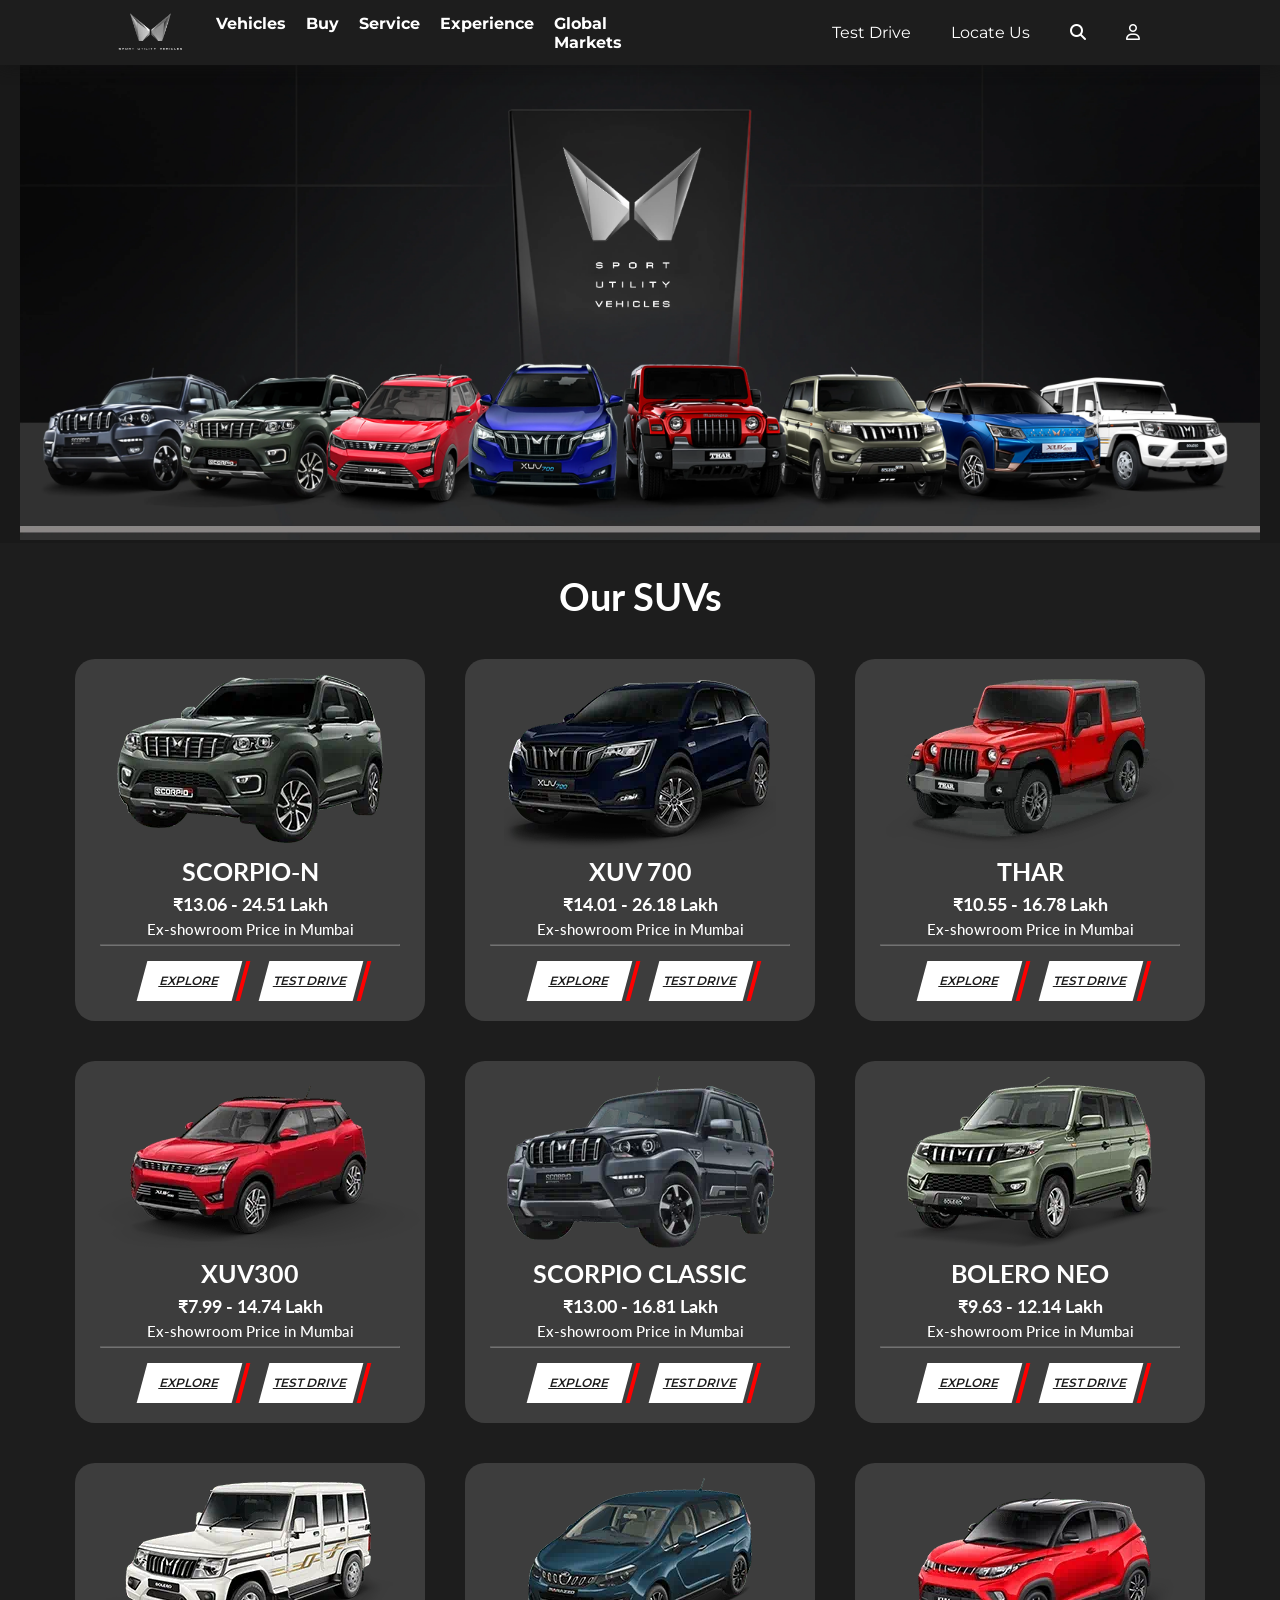
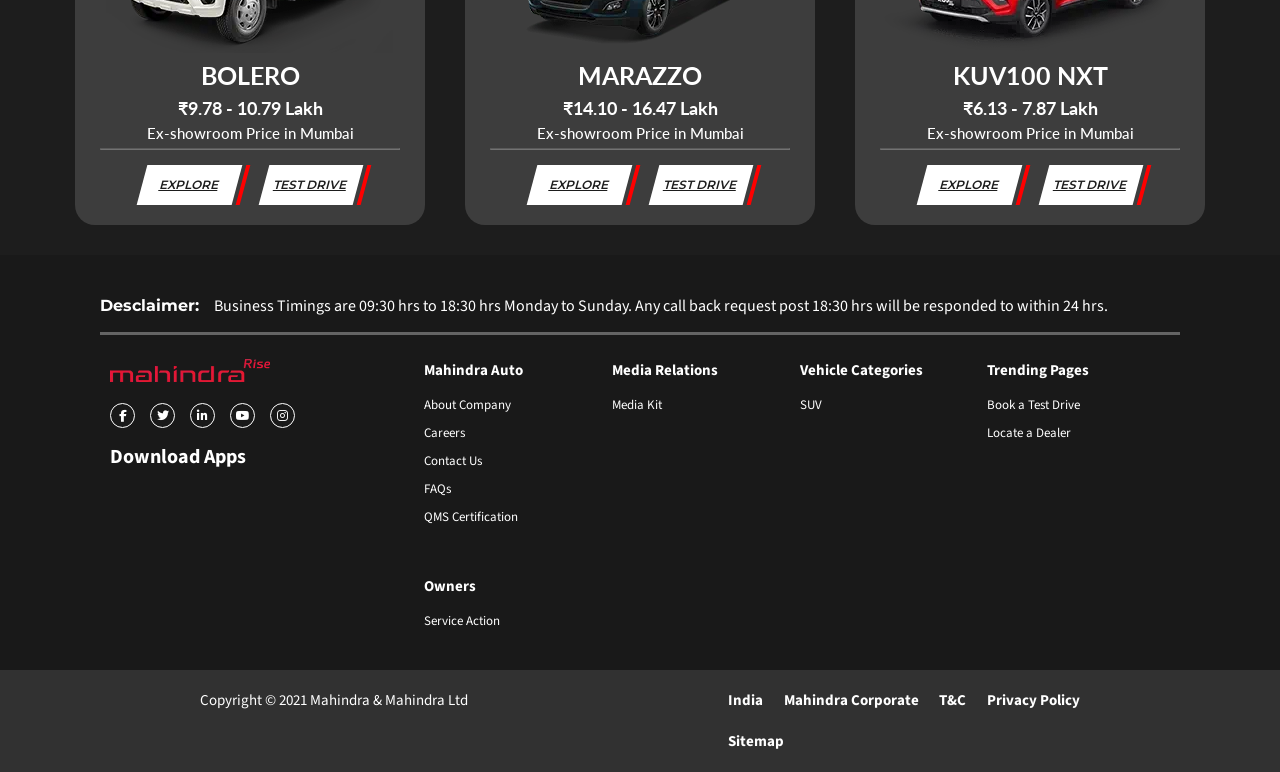
<file: index.html>
<!DOCTYPE html>
<html lang="en">
  <head>
    <meta charset="UTF-8" />
    <meta name="viewport" content="width=device-width, initial-scale=1.0" />
    <title>Mahindra</title>
    <link rel="stylesheet" href="style.css" />
    <link rel="stylesheet" href="https://cdnjs.cloudflare.com/ajax/libs/font-awesome/6.4.2/css/all.min.css" integrity="sha512-z3gLpd7yknf1YoNbCzqRKc4qyor8gaKU1qmn+CShxbuBusANI9QpRohGBreCFkKxLhei6S9CQXFEbbKuqLg0DA==" crossorigin="anonymous" referrerpolicy="no-referrer" />
  </head>
  <body>
    <div class="container">
      <nav class="navbar">
        <div class="nav-right">
          <div class="logo"><img src="./imgs/suv-logo.webp" alt="" /></div>
          <ul class="rightnav-menu">
            <li><a href="">Vehicles</a></li>
            <li><a href="">Buy</a></li>
            <li><a href="">Service</a></li>
            <li><a href="">Experience</a></li>
            <li><a href="">Global Markets</a></li>
          </ul>
        </div>
        <div class="nav-left">
          <ul class="leftnav-menu">
            <li><a href="">Test Drive</a></li>
            <li><a href="">Locate Us</a></li>
            <li>
              <a href=""><i class="fa-solid fa-magnifying-glass"></i></a>
            </li>
            <li>
              <a href=""><i class="fa-regular fa-user"></i></a>
            </li>
          </ul>
        </div>
      </nav>
      <div class="showcase"><img src="./imgs/showcase.webp" alt=""></div>
      <div class="suv-model">
        <div class="model-head">
          <h2>Our SUVs</h2>
        </div>
        <div class="models">
          <div class="card">
            <img src="./imgs/suv1.webp" alt="" />
            <h3>SCORPIO-N</h3>
            <h4>₹13.06 - 24.51 Lakh</h4>
            <h5>Ex-showroom Price in Mumbai</h5>
            <hr />
            <div class="card-button">
              <div class="button-para">
                <p>EXPLORE</p>
                <p>TEST DRIVE</p>
              </div>
            </div>
          </div>
          <div class="card">
            <img src="./imgs/suv2.webp" alt="" />
            <h3>XUV 700</h3>
            <h4>₹14.01 - 26.18 Lakh</h4>
            <h5>Ex-showroom Price in Mumbai</h5>
            <hr />
            <div class="card-button">
              <div class="button-para">
                <p>EXPLORE</p>
                <p>TEST DRIVE</p>
              </div>
            </div>
          </div>
          <div class="card">
            <img src="./imgs/suv3.webp" alt="" />
            <h3>THAR</h3>
            <h4>₹10.55 - 16.78 Lakh</h4>
            <h5>Ex-showroom Price in Mumbai</h5>
            <hr />
            <div class="card-button">
              <div class="button-para">
                <p>EXPLORE</p>
                <p>TEST DRIVE</p>
              </div>
            </div>
          </div>
          <div class="card">
            <img src="./imgs/suv4.webp" alt="" />
            <h3>XUV300</h3>
            <h4>₹7.99 - 14.74 Lakh</h4>
            <h5>Ex-showroom Price in Mumbai</h5>
            <hr />
            <div class="card-button">
              <div class="button-para">
                <p>EXPLORE</p>
                <p>TEST DRIVE</p>
              </div>
            </div>
          </div>
          <div class="card">
            <img src="./imgs/suv5.webp" alt="" />
            <h3>SCORPIO CLASSIC</h3>
            <h4>₹13.00 - 16.81 Lakh</h4>
            <h5>Ex-showroom Price in Mumbai</h5>
            <hr />
            <div class="card-button">
              <div class="button-para">
                <p>EXPLORE</p>
                <p>TEST DRIVE</p>
              </div>
            </div>
          </div>
          <div class="card">
            <img src="./imgs/suv6.webp" alt="" />
            <h3>BOLERO NEO</h3>
            <h4>₹9.63 - 12.14 Lakh</h4>
            <h5>Ex-showroom Price in Mumbai</h5>
            <hr />
            <div class="card-button">
              <div class="button-para">
                <p>EXPLORE</p>
                <p>TEST DRIVE</p>
              </div>
            </div>
          </div>
          <div class="card">
            <img src="./imgs/suv7.webp" alt="" />
            <h3>BOLERO</h3>
            <h4>₹9.78 - 10.79 Lakh</h4>
            <h5>Ex-showroom Price in Mumbai</h5>
            <hr />
            <div class="card-button">
              <div class="button-para">
                <p>EXPLORE</p>
                <p>TEST DRIVE</p>
              </div>
            </div>
          </div>
          <div class="card">
            <img src="./imgs/suv8.webp" alt="" />
            <h3>MARAZZO</h3>
            <h4>₹14.10 - 16.47 Lakh</h4>
            <h5>Ex-showroom Price in Mumbai</h5>
            <hr />
            <div class="card-button">
              <div class="button-para">
                <p>EXPLORE</p>
                <p>TEST DRIVE</p>
              </div>
            </div>
          </div>
          <div class="card">
            <img src="./imgs/suv9.webp" alt="" />
            <h3>KUV100 NXT</h3>
            <h4>₹6.13 - 7.87 Lakh</h4>
            <h5>Ex-showroom Price in Mumbai</h5>
            <hr />
            <div class="card-button">
              <div class="button-para">
                <p>EXPLORE</p>
                <p>TEST DRIVE</p>
              </div>
            </div>
          </div>
        </div>
      </div>
      <footer class="footer">
        <div class="footer-top">
          <div class="footer-disc">
            <p><b>Desclaimer:</b></p>
            <p>Business Timings are 09:30 hrs to 18:30 hrs Monday to Sunday. Any call back request post 18:30 hrs will be responded to within 24 hrs.</p>
          </div>
          <div class="footer-menu">
            <div class="footmenu-left">
              <div class="foot-logo"><img src="./imgs/Footer-logo-rise.webp" alt=""></div>
              <div class="social-media">
                <ul>
                  <li>
                    <a href=""><i class="fa-brands fa-facebook-f"></i></a>
                  </li>
                  <li>
                    <a href=""><i class="fa-brands fa-twitter"></i></a>
                  </li>
                  <li>
                    <a href=""><i class="fa-brands fa-linkedin-in"></i></a>
                  </li>
                  <li>
                    <a href=""><i class="fa-brands fa-youtube"></i></a>
                  </li>
                  <li>
                    <a href=""><i class="fa-brands fa-instagram"></i></a>
                  </li>
                </ul>
              </div>
              <div class="app-link">
                <h3><a href="">Download Apps</a></h3>
              </div>
            </div>
            <div class="footmenu-right">
              <div class="col rightmenu-col1">
                  <h3>Mahindra Auto</h3>
                  <ul>
                    <li><a href="">About Company</a></li>
                    <li><a href="">Careers</a></li>
                    <li><a href="">Contact Us</a></li>
                    <li><a href="">FAQs</a></li>
                    <li><a href="">QMS Certification</a></li>
                  </ul>
              </div>
              <div class="col rightmenu-col2">
                <h3>Media Relations</h3>
                <ul>
                    <li><a href="">Media Kit</a></li>
                </ul>
              </div>
              <div class="col rightmenu-col3">
                <h3>Vehicle Categories</h3>
                <ul>
                    <li><a href="">SUV</a></li>
                </ul>
              </div>
              <div class="col rightmenu-col4">
                <h3>Trending Pages</h3>
                <ul>
                    <li><a href="">Book a Test Drive</a></li>
                    <li><a href="">Locate a Dealer</a></li>
                </ul>
              </div>
              <div class="col rightmenu-col5">
                <h3>Owners</h3>
                <ul>
                    <li><a href="">Service Action</a></li>
                </ul>
              </div>
            </div>
          </div>
        </div>
        <div class="footer-bottom">
            <div class="btmfoot-left">
                <p>Copyright &copy; 2021 Mahindra & Mahindra Ltd</p>
            </div>
            <div class="btmfoot-right">
                <ul>
                    <li>India</li>
                    <li>Mahindra Corporate</li>
                    <li>T&C</li>
                    <li>Privacy Policy</li>
                    <li>Sitemap</li>
                </ul>
            </div>
        </div>
      </footer>
    </div>
  </body>
</html>
</file>
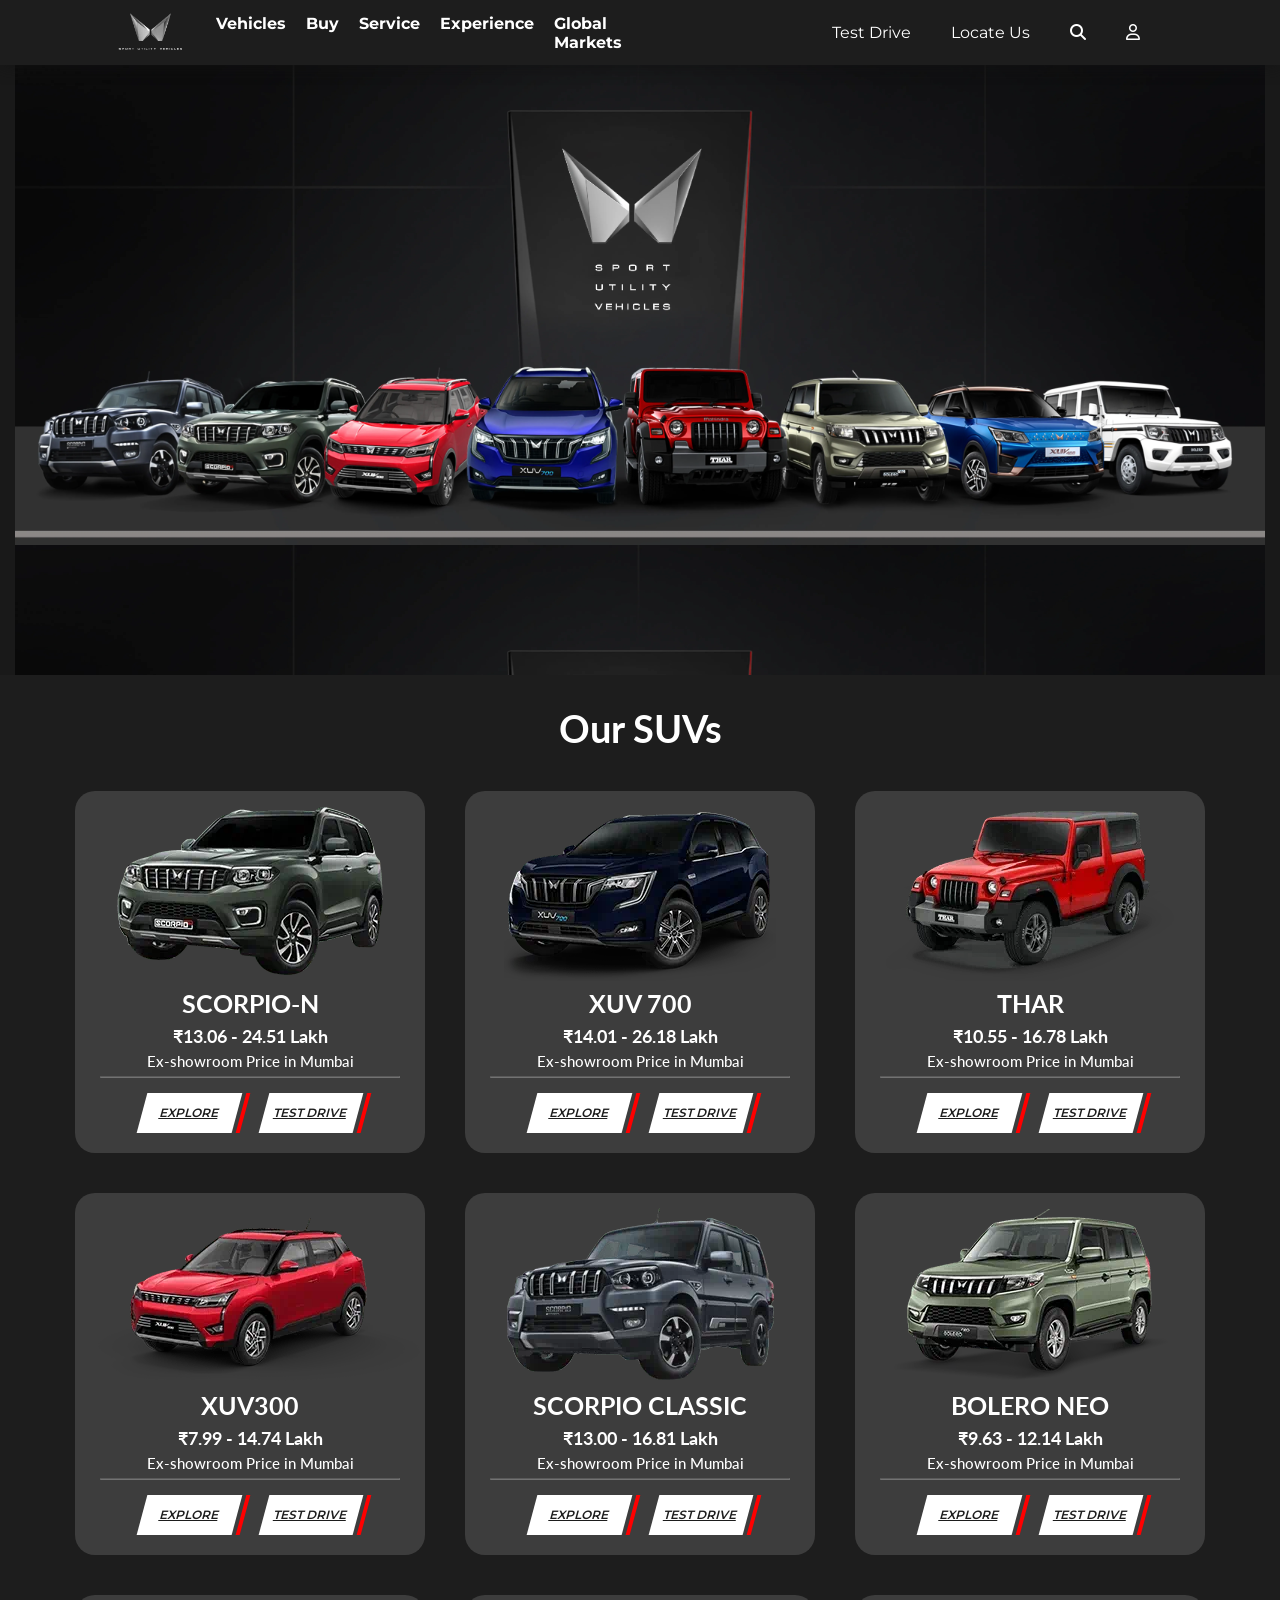
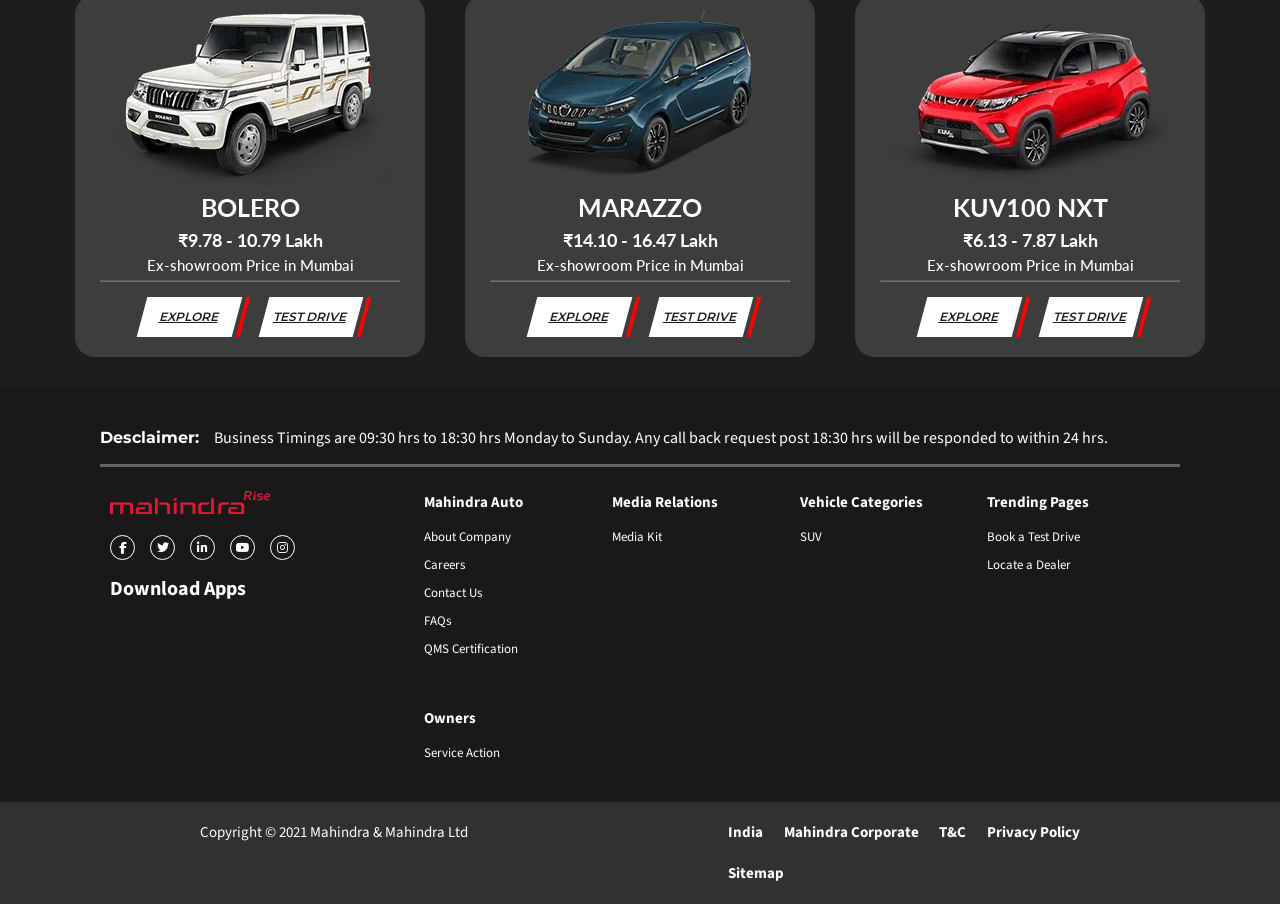
<file: mahindra/index.html>
<!DOCTYPE html>
<html lang="en">
  <head>
    <meta charset="UTF-8" />
    <meta name="viewport" content="width=device-width, initial-scale=1.0" />
    <title>Mahindra</title>
    <link rel="stylesheet" href="style.css" />
    <link rel="stylesheet" href="https://cdnjs.cloudflare.com/ajax/libs/font-awesome/6.4.2/css/all.min.css" integrity="sha512-z3gLpd7yknf1YoNbCzqRKc4qyor8gaKU1qmn+CShxbuBusANI9QpRohGBreCFkKxLhei6S9CQXFEbbKuqLg0DA==" crossorigin="anonymous" referrerpolicy="no-referrer" />
  </head>
  <body>
    <div class="container">
      <nav class="navbar">
        <div class="nav-right">
          <div class="logo"><img src="./imgs/suv-logo.webp" alt="" /></div>
          <ul class="rightnav-menu">
            <li><a href="">Vehicles</a></li>
            <li><a href="">Buy</a></li>
            <li><a href="">Service</a></li>
            <li><a href="">Experience</a></li>
            <li><a href="">Global Markets</a></li>
          </ul>
        </div>
        <div class="nav-left">
          <ul class="leftnav-menu">
            <li><a href="">Test Drive</a></li>
            <li><a href="">Locate Us</a></li>
            <li>
              <a href=""><i class="fa-solid fa-magnifying-glass"></i></a>
            </li>
            <li>
              <a href=""><i class="fa-regular fa-user"></i></a>
            </li>
          </ul>
        </div>
      </nav>
      <div class="showcase"></div>
      <div class="suv-model">
        <div class="model-head">
          <h2>Our SUVs</h2>
        </div>
        <div class="models">
          <div class="card">
            <img src="./imgs/suv1.webp" alt="" />
            <h3>SCORPIO-N</h3>
            <h4>₹13.06 - 24.51 Lakh</h4>
            <h5>Ex-showroom Price in Mumbai</h5>
            <hr />
            <div class="card-button">
              <div class="button-para">
                <p>EXPLORE</p>
                <p>TEST DRIVE</p>
              </div>
            </div>
          </div>
          <div class="card">
            <img src="./imgs/suv2.webp" alt="" />
            <h3>XUV 700</h3>
            <h4>₹14.01 - 26.18 Lakh</h4>
            <h5>Ex-showroom Price in Mumbai</h5>
            <hr />
            <div class="card-button">
              <div class="button-para">
                <p>EXPLORE</p>
                <p>TEST DRIVE</p>
              </div>
            </div>
          </div>
          <div class="card">
            <img src="./imgs/suv3.webp" alt="" />
            <h3>THAR</h3>
            <h4>₹10.55 - 16.78 Lakh</h4>
            <h5>Ex-showroom Price in Mumbai</h5>
            <hr />
            <div class="card-button">
              <div class="button-para">
                <p>EXPLORE</p>
                <p>TEST DRIVE</p>
              </div>
            </div>
          </div>
          <div class="card">
            <img src="./imgs/suv4.webp" alt="" />
            <h3>XUV300</h3>
            <h4>₹7.99 - 14.74 Lakh</h4>
            <h5>Ex-showroom Price in Mumbai</h5>
            <hr />
            <div class="card-button">
              <div class="button-para">
                <p>EXPLORE</p>
                <p>TEST DRIVE</p>
              </div>
            </div>
          </div>
          <div class="card">
            <img src="./imgs/suv5.webp" alt="" />
            <h3>SCORPIO CLASSIC</h3>
            <h4>₹13.00 - 16.81 Lakh</h4>
            <h5>Ex-showroom Price in Mumbai</h5>
            <hr />
            <div class="card-button">
              <div class="button-para">
                <p>EXPLORE</p>
                <p>TEST DRIVE</p>
              </div>
            </div>
          </div>
          <div class="card">
            <img src="./imgs/suv6.webp" alt="" />
            <h3>BOLERO NEO</h3>
            <h4>₹9.63 - 12.14 Lakh</h4>
            <h5>Ex-showroom Price in Mumbai</h5>
            <hr />
            <div class="card-button">
              <div class="button-para">
                <p>EXPLORE</p>
                <p>TEST DRIVE</p>
              </div>
            </div>
          </div>
          <div class="card">
            <img src="./imgs/suv7.webp" alt="" />
            <h3>BOLERO</h3>
            <h4>₹9.78 - 10.79 Lakh</h4>
            <h5>Ex-showroom Price in Mumbai</h5>
            <hr />
            <div class="card-button">
              <div class="button-para">
                <p>EXPLORE</p>
                <p>TEST DRIVE</p>
              </div>
            </div>
          </div>
          <div class="card">
            <img src="./imgs/suv8.webp" alt="" />
            <h3>MARAZZO</h3>
            <h4>₹14.10 - 16.47 Lakh</h4>
            <h5>Ex-showroom Price in Mumbai</h5>
            <hr />
            <div class="card-button">
              <div class="button-para">
                <p>EXPLORE</p>
                <p>TEST DRIVE</p>
              </div>
            </div>
          </div>
          <div class="card">
            <img src="./imgs/suv9.webp" alt="" />
            <h3>KUV100 NXT</h3>
            <h4>₹6.13 - 7.87 Lakh</h4>
            <h5>Ex-showroom Price in Mumbai</h5>
            <hr />
            <div class="card-button">
              <div class="button-para">
                <p>EXPLORE</p>
                <p>TEST DRIVE</p>
              </div>
            </div>
          </div>
        </div>
      </div>
      <footer class="footer">
        <div class="footer-top">
          <div class="footer-disc">
            <p><b>Desclaimer:</b></p>
            <p>Business Timings are 09:30 hrs to 18:30 hrs Monday to Sunday. Any call back request post 18:30 hrs will be responded to within 24 hrs.</p>
          </div>
          <div class="footer-menu">
            <div class="footmenu-left">
              <div class="foot-logo"><img src="./imgs/Footer-logo-rise.webp" alt=""></div>
              <div class="social-media">
                <ul>
                  <li>
                    <a href=""><i class="fa-brands fa-facebook-f"></i></a>
                  </li>
                  <li>
                    <a href=""><i class="fa-brands fa-twitter"></i></a>
                  </li>
                  <li>
                    <a href=""><i class="fa-brands fa-linkedin-in"></i></a>
                  </li>
                  <li>
                    <a href=""><i class="fa-brands fa-youtube"></i></a>
                  </li>
                  <li>
                    <a href=""><i class="fa-brands fa-instagram"></i></a>
                  </li>
                </ul>
              </div>
              <div class="app-link">
                <h3><a href="">Download Apps</a></h3>
              </div>
            </div>
            <div class="footmenu-right">
              <div class="col rightmenu-col1">
                  <h3>Mahindra Auto</h3>
                  <ul>
                    <li><a href="">About Company</a></li>
                    <li><a href="">Careers</a></li>
                    <li><a href="">Contact Us</a></li>
                    <li><a href="">FAQs</a></li>
                    <li><a href="">QMS Certification</a></li>
                  </ul>
              </div>
              <div class="col rightmenu-col2">
                <h3>Media Relations</h3>
                <ul>
                    <li><a href="">Media Kit</a></li>
                </ul>
              </div>
              <div class="col rightmenu-col3">
                <h3>Vehicle Categories</h3>
                <ul>
                    <li><a href="">SUV</a></li>
                </ul>
              </div>
              <div class="col rightmenu-col4">
                <h3>Trending Pages</h3>
                <ul>
                    <li><a href="">Book a Test Drive</a></li>
                    <li><a href="">Locate a Dealer</a></li>
                </ul>
              </div>
              <div class="col rightmenu-col5">
                <h3>Owners</h3>
                <ul>
                    <li><a href="">Service Action</a></li>
                </ul>
              </div>
            </div>
          </div>
        </div>
        <div class="footer-bottom">
            <div class="btmfoot-left">
                <p>Copyright &copy; 2021 Mahindra & Mahindra Ltd</p>
            </div>
            <div class="btmfoot-right">
                <ul>
                    <li>India</li>
                    <li>Mahindra Corporate</li>
                    <li>T&C</li>
                    <li>Privacy Policy</li>
                    <li>Sitemap</li>
                </ul>
            </div>
        </div>
      </footer>
    </div>
  </body>
</html>
</file>
<file: style.css>
@import url("https://fonts.googleapis.com/css2?family=Montserrat:wght@100;200;300;400;500;600;700;800;900&display=swap");
@import url("https://fonts.googleapis.com/css2?family=Lato:wght@100;300;400;700;900&display=swap");
@import url("https://fonts.googleapis.com/css2?family=Source+Sans+3:wght@300;400;500;600;700;800;900&display=swap");

* {
  margin: 0;
  padding: 0;
  box-sizing: border-box;
  list-style-type: none;
  font-family: "Montserrat", sans-serif;
  text-decoration: none;
}

:root {
  --font-lato: "Lato", sans-serif;
  --font-source3: "Source Sans 3", sans-serif;
  --color-white: #ffffff;
  --color-black: #1d1d1d;
}

html {
  font-size: 62.5%;
}

body {
  background-color: #191919;
}

.container {
  width: 100%;
  height: 100%;
}

.navbar {
  color: var(--color-white);
  padding: 0 10rem;
  display: flex;
  justify-content: space-between;
  align-items: center;
  height: 6.5rem;
  background-color: #1d1d1d;
  box-shadow: 0rem 0.1rem 1.5rem 0.05rem #131313ba;
  position: sticky;
  top: 0rem;
  left: 0rem;
  z-index: 100000;
}

.navbar .nav-right .logo img {
  width: 6.5rem;
}

.navbar .nav-right {
  width: 50%;
  display: flex;
  justify-content: space-between;
  align-items: center;
  padding: 0 1.8rem;
}

.navbar .nav-right .rightnav-menu {
  width: 80%;
  display: flex;
  gap: 2rem;
  justify-content: end;
}

.navbar .nav-right .rightnav-menu li {
  font-size: 1.6rem;
  font-weight: 700;
}

.navbar .nav-right .rightnav-menu li a {
  color: var(--color-white);
}

.navbar .nav-left {
  width: 50%;
}

.navbar .nav-left .leftnav-menu {
  display: flex;
  justify-content: end;
  gap: 4rem;
  font-size: 1.6rem;
  padding: 0 4rem;
  font-weight: 400;
}

.navbar .nav-left .leftnav-menu li a {
  color: var(--color-white);
}

.showcase{
  /* width: 100%; */
  margin: -6rem 2rem 0rem 2rem;
}

.showcase img{
  width: 100%;
}

.suv-model {
  display: flex;
  flex-direction: column;
  padding: 3rem 10rem;
  background-color: #1d1d1d;
  /* align-items: center; */
}

.suv-model .model-head h2 {
  text-align: center;
  font-size: 3.8rem;
  color: var(--color-white);
  /* font-weight: 600; */
  /* font-family: 'Lato', sans-serif; */
  font-family: var(--font-lato);
}

.suv-model .models {
  padding-top: 4rem;
  display: grid;
  justify-content: center;
  grid-template-columns: repeat(3, 35rem);
  gap: 4rem;
}

.suv-model .models .card {
  width: 35rem;
  text-align: center;
  background-color: #3d3d3d;
  padding: 1rem 0rem;
  border-radius: 2rem;
  color: var(--color-white);
  line-height: 1.5;
  transition: 0.5s ease;
}

.suv-model .models .card:hover {
  transform: scale(0.98);
}

.suv-model .models .card hr {
  background-color: #a2a2a2;
  margin-left: 2.5rem;
  margin-right: 2.5rem;
  opacity: 0.3;
  margin-top: 0.4rem;
}
.suv-model .models .card h3 {
  font-family: var(--font-lato);
  font-size: 2.5rem;
}

.suv-model .models .card h4 {
  font-family: var(--font-lato);
  font-size: 1.8rem;
}

.suv-model .models .card h5 {
  font-family: var(--font-lato);
  font-size: 1.5rem;
  font-weight: 500;
}

.suv-model .models .card .card-button {
  margin: 1.5rem 0 1rem;
  padding: 0 4rem;
  position: relative;
}

.suv-model .models .card .card-button .button-para {
  display: flex;
  justify-content: space-evenly;
  align-items: center;
  height: 4rem;
  /* width: 40%; */
  color: var(--color-black);
  transform: skew(-15deg);
}

.suv-model .models .card .card-button .button-para p::after {
  content: "";
  position: absolute;
  top: 0;
  right: -0.8rem;
  width: 0.4rem;
  height: 100%;
  background-color: red;
}

.suv-model .models .card .card-button .button-para p {
  background-color: var(--color-white);
  width: 35%;
  font-size: 1.2rem;
  font-weight: 600;
  line-height: 4rem;
  text-decoration: underline;
  transition: 0.5s ease;
  cursor: pointer;
  position: relative;
}

.suv-model .models .card .card-button .button-para p:hover {
  text-decoration: none;
}

.footer .footer-top {
  padding: 4rem 10rem;
}

.footer .footer-top .footer-disc {
  display: flex;
  gap: 1.5rem;
  padding-bottom: 1.5rem;
  margin-bottom: 1rem;
  color: var(--color-white);
  border-bottom: solid 0.3rem #a2a2a28c;
}

.footer .footer-top .footer-disc p {
  font-family: var(--font-source3);
  font-size: 1.6rem;
}

.footer .footer-top .footer-menu {
  display: grid;
  grid-template-columns: 30% 70%;
}

.footer .footer-top .footer-menu .footmenu-left {
  display: flex;
  flex-direction: column;
  gap: 1.5rem;
  padding: 1rem;
}

.footer .footer-top .footer-menu .footmenu-left .social-media ul {
  display: flex;
  gap: 1.5rem;
}

.footer .footer-top .footer-menu .footmenu-left .social-media ul li {
  display: flex;
  justify-content: center;
  align-items: center;
  font-size: 1.2rem;
  height: 2.5rem;
  width: 2.5rem;
  border: 0.05rem solid var(--color-white);
  border-radius: 50%;
}

.footer .footer-top .footer-menu .footmenu-left .social-media ul li a {
  color: var(--color-white);
}

.footer .footer-top .footer-menu .footmenu-left .app-link h3 a {
  font-size: 2rem;
  font-family: var(--font-source3);
  color: var(--color-white);
}

.footer .footer-top .footer-menu .footmenu-right {
  padding: 1.5rem 2.5rem 0 0rem;
  display: flex;
  flex-wrap: wrap;
  gap: 2rem;
  row-gap: 5rem;
}

.footer .footer-top .footer-menu .footmenu-right .col {
  flex: 1 0 20%;
}

.footer .footer-top .footer-menu .footmenu-right .col h3 {
  font-size: 1.5rem;
  margin-bottom: 1.5rem;
  color: var(--color-white);
  font-family: var(--font-source3);
}

.footer .footer-top .footer-menu .footmenu-right .col ul {
  display: flex;
  flex-direction: column;
  gap: 1rem;
}

.footer .footer-top .footer-menu .footmenu-right .col ul li a {
  font-family: var(--font-source3);
  font-size: 1.3rem;
  color: var(--color-white);
}

.footer .footer-bottom {
  padding: 2rem 20rem;
  background-color: rgb(49, 49, 49);
  display: grid;
  grid-template-columns: 60% 40%;
}

.footer .footer-bottom .btmfoot-left p {
  font-size: 1.5rem;
  font-family: var(--font-source3);
  color: var(--color-white);
}

.footer .footer-bottom .btmfoot-right ul {
  display: flex;
  flex-wrap: wrap;
  gap: 2rem;
  align-items: center;
}

.footer .footer-bottom .btmfoot-right ul li {
  flex: 1 0 auto;
  font-family: var(--font-source3);
  font-size: 1.5rem;
  font-weight: 700;
  color: var(--color-white);
}
</file>
<file: mahindra/style.css>
@import url("https://fonts.googleapis.com/css2?family=Montserrat:wght@100;200;300;400;500;600;700;800;900&display=swap");
@import url("https://fonts.googleapis.com/css2?family=Lato:wght@100;300;400;700;900&display=swap");
@import url("https://fonts.googleapis.com/css2?family=Source+Sans+3:wght@300;400;500;600;700;800;900&display=swap");

* {
  margin: 0;
  padding: 0;
  box-sizing: border-box;
  list-style-type: none;
  font-family: "Montserrat", sans-serif;
  text-decoration: none;
}

:root {
  --font-lato: "Lato", sans-serif;
  --font-source3: "Source Sans 3", sans-serif;
  --color-white: #ffffff;
  --color-black: #1d1d1d;
}

html {
  font-size: 62.5%;
}

body {
  background-color: #191919;
}

.container {
  width: 100%;
  height: 100%;
}

.navbar {
  color: var(--color-white);
  padding: 0 10rem;
  display: flex;
  justify-content: space-between;
  align-items: center;
  height: 6.5rem;
  background-color: #1d1d1d;
  box-shadow: 0rem 0.1rem 1.5rem 0.05rem #131313ba;
  position: sticky;
  top: 0rem;
  left: 0rem;
  z-index: 100000;
}

.navbar .nav-right .logo img {
  width: 6.5rem;
}

.navbar .nav-right {
  width: 50%;
  display: flex;
  justify-content: space-between;
  align-items: center;
  padding: 0 1.8rem;
}

.navbar .nav-right .rightnav-menu {
  width: 80%;
  display: flex;
  gap: 2rem;
  justify-content: end;
}

.navbar .nav-right .rightnav-menu li {
  font-size: 1.6rem;
  font-weight: 700;
}

.navbar .nav-right .rightnav-menu li a {
  color: var(--color-white);
}

.navbar .nav-left {
  width: 50%;
}

.navbar .nav-left .leftnav-menu {
  display: flex;
  justify-content: end;
  gap: 4rem;
  font-size: 1.6rem;
  padding: 0 4rem;
  font-weight: 400;
}

.navbar .nav-left .leftnav-menu li a {
  color: var(--color-white);
}

.showcase {
  margin: -6rem 1.5rem 0 1.5rem;
  height: 67rem;
  background-image: url("./imgs/showcase.webp");
  background-position: top;
  background-size: contain;
}

.showcase img {
  width: 80%;
}

.suv-model {
  display: flex;
  flex-direction: column;
  padding: 3rem 10rem;
  background-color: #1d1d1d;
  /* align-items: center; */
}

.suv-model .model-head h2 {
  text-align: center;
  font-size: 3.8rem;
  color: var(--color-white);
  /* font-weight: 600; */
  /* font-family: 'Lato', sans-serif; */
  font-family: var(--font-lato);
}

.suv-model .models {
  padding-top: 4rem;
  display: grid;
  justify-content: center;
  grid-template-columns: repeat(3, 35rem);
  gap: 4rem;
}

.suv-model .models .card {
  width: 35rem;
  text-align: center;
  background-color: #3d3d3d;
  padding: 1rem 0rem;
  border-radius: 2rem;
  color: var(--color-white);
  line-height: 1.5;
  transition: 0.5s ease;
}

.suv-model .models .card:hover {
  transform: scale(0.98);
}

.suv-model .models .card hr {
  background-color: #a2a2a2;
  margin-left: 2.5rem;
  margin-right: 2.5rem;
  opacity: 0.3;
  margin-top: 0.4rem;
}
.suv-model .models .card h3 {
  font-family: var(--font-lato);
  font-size: 2.5rem;
}

.suv-model .models .card h4 {
  font-family: var(--font-lato);
  font-size: 1.8rem;
}

.suv-model .models .card h5 {
  font-family: var(--font-lato);
  font-size: 1.5rem;
  font-weight: 500;
}

.suv-model .models .card .card-button {
  margin: 1.5rem 0 1rem;
  padding: 0 4rem;
  position: relative;
}

.suv-model .models .card .card-button .button-para {
  display: flex;
  justify-content: space-evenly;
  align-items: center;
  height: 4rem;
  /* width: 40%; */
  color: var(--color-black);
  transform: skew(-15deg);
}

.suv-model .models .card .card-button .button-para p::after {
  content: "";
  position: absolute;
  top: 0;
  right: -0.8rem;
  width: 0.4rem;
  height: 100%;
  background-color: red;
}

.suv-model .models .card .card-button .button-para p {
  background-color: var(--color-white);
  width: 35%;
  font-size: 1.2rem;
  font-weight: 600;
  line-height: 4rem;
  text-decoration: underline;
  transition: 0.5s ease;
  cursor: pointer;
  position: relative;
}

.suv-model .models .card .card-button .button-para p:hover {
  text-decoration: none;
}

.footer .footer-top {
  padding: 4rem 10rem;
}

.footer .footer-top .footer-disc {
  display: flex;
  gap: 1.5rem;
  padding-bottom: 1.5rem;
  margin-bottom: 1rem;
  color: var(--color-white);
  border-bottom: solid 0.3rem #a2a2a28c;
}

.footer .footer-top .footer-disc p {
  font-family: var(--font-source3);
  font-size: 1.6rem;
}

.footer .footer-top .footer-menu {
  display: grid;
  grid-template-columns: 30% 70%;
}

.footer .footer-top .footer-menu .footmenu-left {
  display: flex;
  flex-direction: column;
  gap: 1.5rem;
  padding: 1rem;
}

.footer .footer-top .footer-menu .footmenu-left .social-media ul {
  display: flex;
  gap: 1.5rem;
}

.footer .footer-top .footer-menu .footmenu-left .social-media ul li {
  display: flex;
  justify-content: center;
  align-items: center;
  font-size: 1.2rem;
  height: 2.5rem;
  width: 2.5rem;
  border: 0.05rem solid var(--color-white);
  border-radius: 50%;
}

.footer .footer-top .footer-menu .footmenu-left .social-media ul li a {
  color: var(--color-white);
}

.footer .footer-top .footer-menu .footmenu-left .app-link h3 a {
  font-size: 2rem;
  font-family: var(--font-source3);
  color: var(--color-white);
}

.footer .footer-top .footer-menu .footmenu-right {
  padding: 1.5rem 2.5rem 0 0rem;
  display: flex;
  flex-wrap: wrap;
  gap: 2rem;
  row-gap: 5rem;
}

.footer .footer-top .footer-menu .footmenu-right .col {
  flex: 1 0 20%;
}

.footer .footer-top .footer-menu .footmenu-right .col h3 {
  font-size: 1.5rem;
  margin-bottom: 1.5rem;
  color: var(--color-white);
  font-family: var(--font-source3);
}

.footer .footer-top .footer-menu .footmenu-right .col ul {
  display: flex;
  flex-direction: column;
  gap: 1rem;
}

.footer .footer-top .footer-menu .footmenu-right .col ul li a {
  font-family: var(--font-source3);
  font-size: 1.3rem;
  color: var(--color-white);
}

.footer .footer-bottom {
  padding: 2rem 20rem;
  background-color: rgb(49, 49, 49);
  display: grid;
  grid-template-columns: 60% 40%;
}

.footer .footer-bottom .btmfoot-left p {
  font-size: 1.5rem;
  font-family: var(--font-source3);
  color: var(--color-white);
}

.footer .footer-bottom .btmfoot-right ul {
  display: flex;
  flex-wrap: wrap;
  gap: 2rem;
  align-items: center;
}

.footer .footer-bottom .btmfoot-right ul li {
  flex: 1 0 auto;
  font-family: var(--font-source3);
  font-size: 1.5rem;
  font-weight: 700;
  color: var(--color-white);
}
</file>
